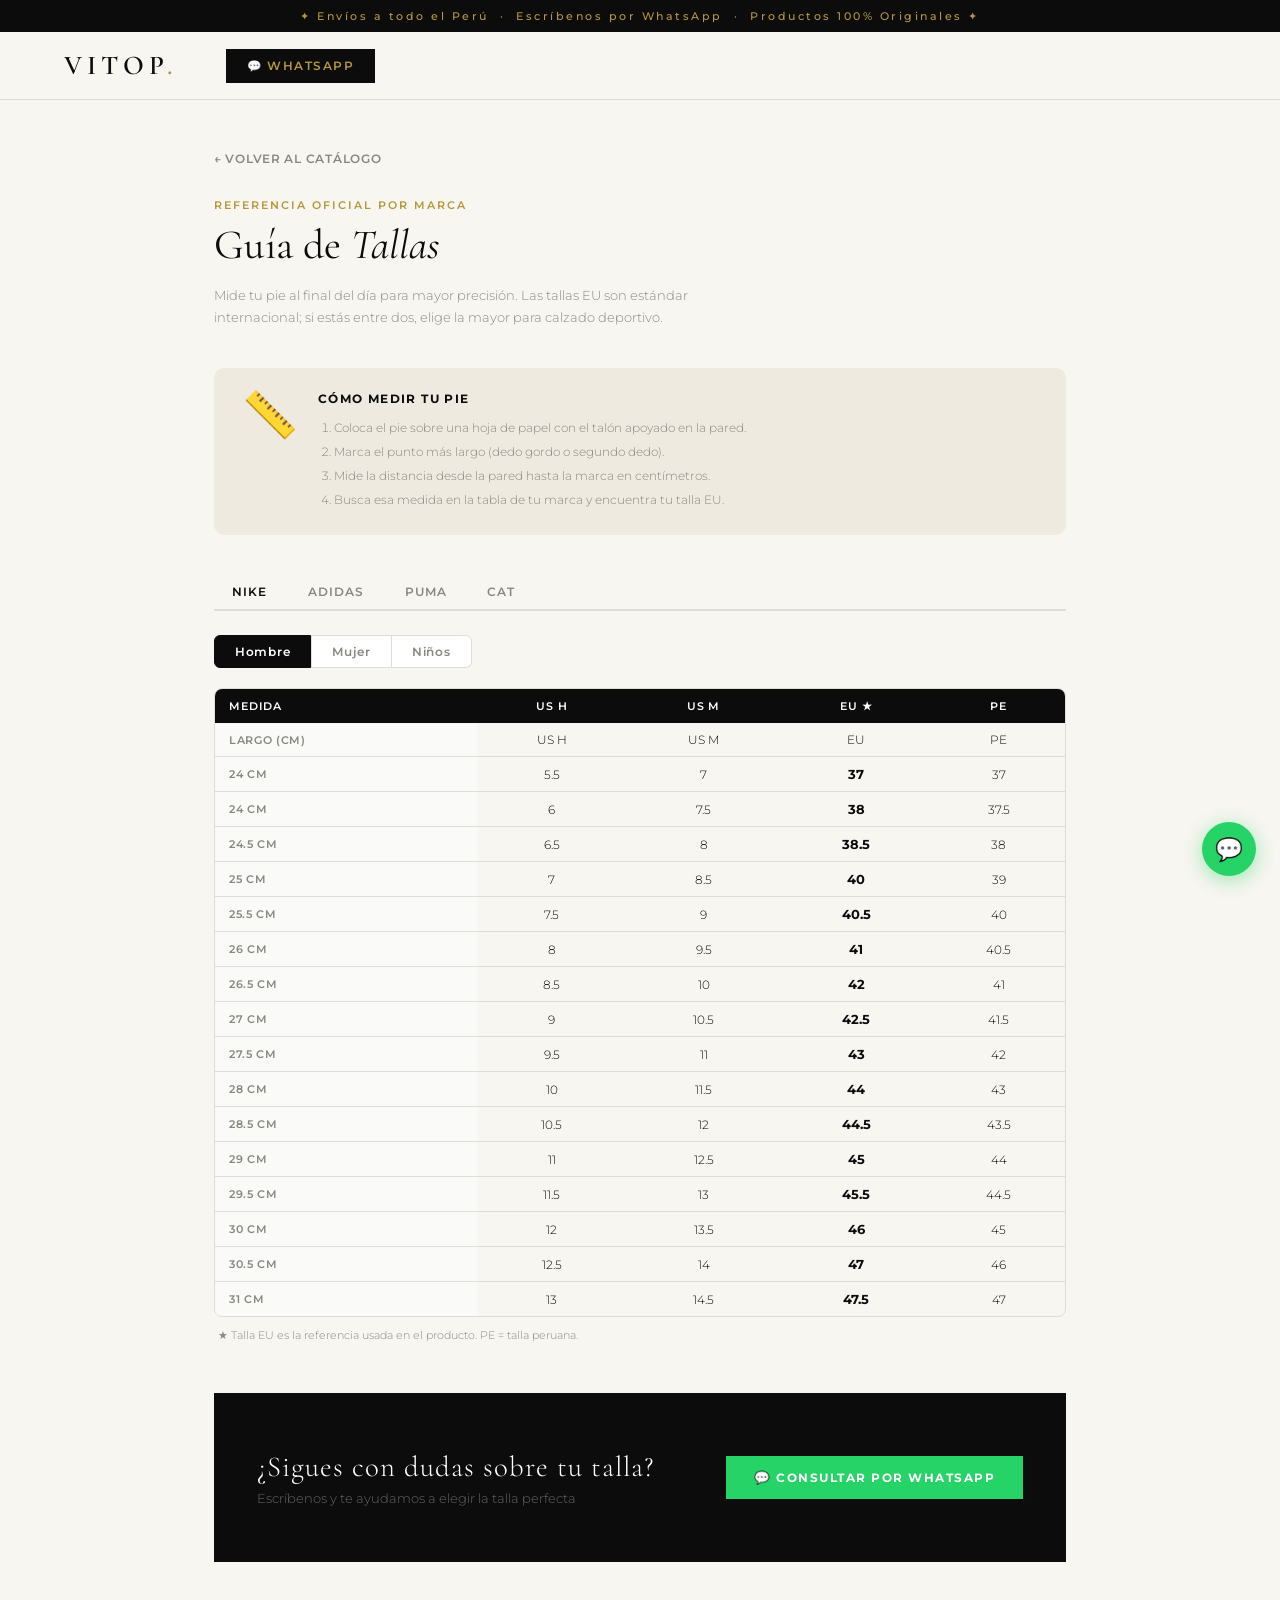
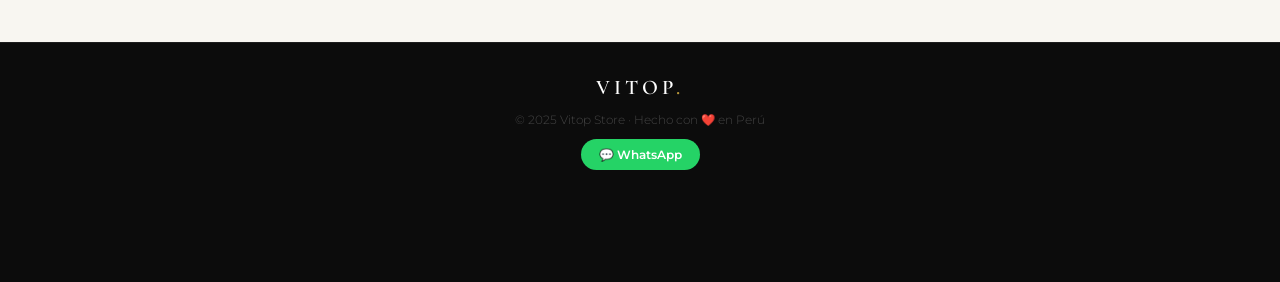
<file: guia-tallas.html>
<!DOCTYPE html>
<html lang="es">
<head>
  <meta charset="UTF-8">
  <meta name="viewport" content="width=device-width, initial-scale=1.0">
  <title>Guía de Tallas — VITOP STORE</title>
  <link href="https://fonts.googleapis.com/css2?family=Cormorant+Garamond:wght@300;400;600&family=Montserrat:wght@300;400;500;600;700&display=swap" rel="stylesheet">
  <link rel="stylesheet" href="styles.css">
  <style>
    /* ── GUÍA DE TALLAS ─────────────────────────── */
    .guia-wrap {
      max-width: 900px;
      margin: 0 auto;
      padding: 48px 24px 80px;
    }

    .guia-header {
      margin-bottom: 40px;
    }

    .guia-eyebrow {
      font-family: 'Montserrat', sans-serif;
      font-size: .7rem;
      font-weight: 600;
      letter-spacing: .18em;
      text-transform: uppercase;
      color: var(--gold);
      margin-bottom: 10px;
    }

    .guia-titulo {
      font-family: 'Cormorant Garamond', serif;
      font-size: 2.6rem;
      font-weight: 400;
      color: var(--black);
      line-height: 1.15;
      margin-bottom: 14px;
    }

    .guia-desc {
      font-family: 'Montserrat', sans-serif;
      font-size: .82rem;
      color: var(--muted);
      line-height: 1.7;
      max-width: 540px;
    }

    /* ── CÓMO MEDIR ─────────────────────────────── */
    .como-medir {
      background: var(--light);
      border-radius: 10px;
      padding: 24px 28px;
      margin-bottom: 40px;
      display: grid;
      grid-template-columns: auto 1fr;
      gap: 20px;
      align-items: start;
    }

    .medir-icono {
      font-size: 2.8rem;
      line-height: 1;
    }

    .medir-titulo {
      font-family: 'Montserrat', sans-serif;
      font-size: .72rem;
      font-weight: 700;
      letter-spacing: .12em;
      text-transform: uppercase;
      color: var(--black);
      margin-bottom: 10px;
    }

    .medir-pasos {
      font-family: 'Montserrat', sans-serif;
      font-size: .78rem;
      color: var(--muted);
      line-height: 1.9;
      padding-left: 16px;
      margin: 0;
    }

    /* ── TABS MARCA ─────────────────────────────── */
    .tabs-marca {
      display: flex;
      gap: 4px;
      margin-bottom: 0;
      border-bottom: 2px solid var(--border);
      overflow-x: auto;
      scrollbar-width: none;
    }
    .tabs-marca::-webkit-scrollbar { display: none; }

    .tab-marca {
      font-family: 'Montserrat', sans-serif;
      font-size: .72rem;
      font-weight: 600;
      letter-spacing: .1em;
      text-transform: uppercase;
      color: var(--muted);
      padding: 10px 18px;
      border: none;
      background: none;
      cursor: pointer;
      border-bottom: 2px solid transparent;
      margin-bottom: -2px;
      white-space: nowrap;
      transition: color .2s;
    }

    .tab-marca.active {
      color: var(--black);
      border-bottom-color: var(--black);
    }

    .tab-marca:hover { color: var(--black); }

    /* ── TABS GÉNERO ────────────────────────────── */
    .tabs-genero {
      display: flex;
      gap: 0;
      margin: 24px 0 20px;
    }

    .tab-genero {
      font-family: 'Montserrat', sans-serif;
      font-size: .75rem;
      font-weight: 600;
      letter-spacing: .06em;
      color: var(--muted);
      padding: 8px 20px;
      border: 1.5px solid var(--border);
      background: var(--white);
      cursor: pointer;
      transition: all .18s;
    }

    .tab-genero:first-child { border-radius: 6px 0 0 6px; }
    .tab-genero:last-child  { border-radius: 0 6px 6px 0; border-left: none; }

    .tab-genero.active {
      background: var(--black);
      border-color: var(--black);
      color: var(--white);
    }

    /* ── TABLA ──────────────────────────────────── */
    .tabla-wrap {
      overflow-x: auto;
      border-radius: 8px;
      border: 1px solid var(--border);
    }

    table.talla-table {
      width: 100%;
      border-collapse: collapse;
      font-family: 'Montserrat', sans-serif;
      font-size: .76rem;
      min-width: 500px;
    }

    .talla-table thead tr {
      background: var(--black);
      color: var(--white);
    }

    .talla-table th {
      padding: 10px 14px;
      text-align: center;
      font-weight: 600;
      letter-spacing: .08em;
      font-size: .68rem;
      text-transform: uppercase;
      white-space: nowrap;
    }

    .talla-table th:first-child { text-align: left; }

    .talla-table td {
      padding: 9px 14px;
      text-align: center;
      border-bottom: 1px solid var(--border);
      color: var(--black);
      white-space: nowrap;
    }

    .talla-table td:first-child {
      text-align: left;
      font-weight: 600;
      color: var(--muted);
      font-size: .7rem;
      letter-spacing: .06em;
      text-transform: uppercase;
      background: #fafaf8;
    }

    .talla-table tr:last-child td { border-bottom: none; }
    .talla-table tr:hover td { background: #f4f1ea; }
    .talla-table tr:hover td:first-child { background: #eeeae0; }

    /* Destacar EU */
    .talla-table td.eu-col {
      font-weight: 700;
      font-size: .82rem;
    }

    /* Panel de marca */
    .panel-marca { display: none; }
    .panel-marca.active { display: block; }
    .panel-genero { display: none; }
    .panel-genero.active { display: block; }

    /* Nota al pie de tabla */
    .tabla-nota {
      font-family: 'Montserrat', sans-serif;
      font-size: .68rem;
      color: var(--muted);
      margin-top: 10px;
      padding: 0 4px;
      line-height: 1.6;
    }

    /* Subtítulo de sección (niños) */
    .subtitulo-seccion {
      font-family: 'Montserrat', sans-serif;
      font-size: .7rem;
      font-weight: 700;
      letter-spacing: .1em;
      text-transform: uppercase;
      color: var(--gold);
      margin: 28px 0 12px;
    }

    /* Volver */
    .guia-volver {
      display: inline-flex;
      align-items: center;
      gap: 6px;
      font-family: 'Montserrat', sans-serif;
      font-size: .75rem;
      font-weight: 600;
      letter-spacing: .06em;
      text-transform: uppercase;
      color: var(--muted);
      text-decoration: none;
      margin-bottom: 32px;
      transition: color .2s;
    }
    .guia-volver:hover { color: var(--gold); }

    @media (max-width: 600px) {
      .guia-titulo { font-size: 2rem; }
      .como-medir { grid-template-columns: 1fr; gap: 12px; }
      .tabs-marca { gap: 2px; }
      .tab-marca { padding: 8px 12px; }
    }
  </style>
</head>
<body>

<div class="top-bar">
  ✦ Envíos a todo el Perú &nbsp;·&nbsp; Escríbenos por WhatsApp &nbsp;·&nbsp; Productos 100% Originales ✦
</div>

<nav>
  <div class="nav-logo">VITOP<span>.</span></div>
  <div></div>
  <a href="https://wa.me/51961836500" class="nav-wa" target="_blank">💬 WhatsApp</a>
</nav>

<div class="guia-wrap">

  <a href="index.html" class="guia-volver">← Volver al catálogo</a>

  <div class="guia-header">
    <div class="guia-eyebrow">Referencia oficial por marca</div>
    <h1 class="guia-titulo">Guía de <em>Tallas</em></h1>
    <p class="guia-desc">Mide tu pie al final del día para mayor precisión. Las tallas EU son estándar internacional; si estás entre dos, elige la mayor para calzado deportivo.</p>
  </div>

  <!-- CÓMO MEDIR -->
  <div class="como-medir">
    <div class="medir-icono">📏</div>
    <div>
      <div class="medir-titulo">Cómo medir tu pie</div>
      <ol class="medir-pasos">
        <li>Coloca el pie sobre una hoja de papel con el talón apoyado en la pared.</li>
        <li>Marca el punto más largo (dedo gordo o segundo dedo).</li>
        <li>Mide la distancia desde la pared hasta la marca en centímetros.</li>
        <li>Busca esa medida en la tabla de tu marca y encuentra tu talla EU.</li>
      </ol>
    </div>
  </div>

  <!-- TABS MARCA -->
  <div class="tabs-marca" id="tabsMarca">
    <button class="tab-marca active" onclick="cambiarMarca('nike', this)">Nike</button>
    <button class="tab-marca" onclick="cambiarMarca('adidas', this)">Adidas</button>
    <button class="tab-marca" onclick="cambiarMarca('puma', this)">Puma</button>
    <button class="tab-marca" onclick="cambiarMarca('cat', this)">CAT</button>
  </div>

  <!-- ═══════════════ NIKE ═══════════════ -->
  <div class="panel-marca active" id="panel-nike">
    <div class="tabs-genero">
      <button class="tab-genero active" onclick="cambiarGenero('nike','hombre',this)">Hombre</button>
      <button class="tab-genero" onclick="cambiarGenero('nike','mujer',this)">Mujer</button>
      <button class="tab-genero" onclick="cambiarGenero('nike','ninos',this)">Niños</button>
    </div>

    <!-- Nike Hombre -->
    <div class="panel-genero active" id="nike-hombre">
      <div class="tabla-wrap">
        <table class="talla-table">
          <thead><tr>
            <th>Medida</th><th>US H</th><th>US M</th><th class="eu-col">EU ★</th><th>PE</th>
          </tr></thead>
          <tbody>
            <tr><td>Largo (cm)</td><td>US H</td><td>US M</td><td>EU</td><td>PE</td></tr>
            <tr><td>24 cm</td><td>5.5</td><td>7</td><td class="eu-col">37</td><td>37</td></tr>
            <tr><td>24 cm</td><td>6</td><td>7.5</td><td class="eu-col">38</td><td>37.5</td></tr>
            <tr><td>24.5 cm</td><td>6.5</td><td>8</td><td class="eu-col">38.5</td><td>38</td></tr>
            <tr><td>25 cm</td><td>7</td><td>8.5</td><td class="eu-col">40</td><td>39</td></tr>
            <tr><td>25.5 cm</td><td>7.5</td><td>9</td><td class="eu-col">40.5</td><td>40</td></tr>
            <tr><td>26 cm</td><td>8</td><td>9.5</td><td class="eu-col">41</td><td>40.5</td></tr>
            <tr><td>26.5 cm</td><td>8.5</td><td>10</td><td class="eu-col">42</td><td>41</td></tr>
            <tr><td>27 cm</td><td>9</td><td>10.5</td><td class="eu-col">42.5</td><td>41.5</td></tr>
            <tr><td>27.5 cm</td><td>9.5</td><td>11</td><td class="eu-col">43</td><td>42</td></tr>
            <tr><td>28 cm</td><td>10</td><td>11.5</td><td class="eu-col">44</td><td>43</td></tr>
            <tr><td>28.5 cm</td><td>10.5</td><td>12</td><td class="eu-col">44.5</td><td>43.5</td></tr>
            <tr><td>29 cm</td><td>11</td><td>12.5</td><td class="eu-col">45</td><td>44</td></tr>
            <tr><td>29.5 cm</td><td>11.5</td><td>13</td><td class="eu-col">45.5</td><td>44.5</td></tr>
            <tr><td>30 cm</td><td>12</td><td>13.5</td><td class="eu-col">46</td><td>45</td></tr>
            <tr><td>30.5 cm</td><td>12.5</td><td>14</td><td class="eu-col">47</td><td>46</td></tr>
            <tr><td>31 cm</td><td>13</td><td>14.5</td><td class="eu-col">47.5</td><td>47</td></tr>
          </tbody>
        </table>
      </div>
      <p class="tabla-nota">★ Talla EU es la referencia usada en el producto. PE = talla peruana.</p>
    </div>

    <!-- Nike Mujer -->
    <div class="panel-genero" id="nike-mujer">
      <div class="tabla-wrap">
        <table class="talla-table">
          <thead><tr>
            <th>Medida</th><th>US M</th><th class="eu-col">EU ★</th><th>PE</th>
          </tr></thead>
          <tbody>
            <tr><td>22 cm</td><td>5</td><td class="eu-col">35</td><td>35</td></tr>
            <tr><td>22.5 cm</td><td>5.5</td><td class="eu-col">35.5</td><td>35.5</td></tr>
            <tr><td>23 cm</td><td>6</td><td class="eu-col">36</td><td>36</td></tr>
            <tr><td>23.5 cm</td><td>6.5</td><td class="eu-col">36.5</td><td>36.5</td></tr>
            <tr><td>24 cm</td><td>7</td><td class="eu-col">37</td><td>37</td></tr>
            <tr><td>24.5 cm</td><td>7.5</td><td class="eu-col">37.5</td><td>37.5</td></tr>
            <tr><td>25 cm</td><td>8</td><td class="eu-col">38</td><td>38</td></tr>
            <tr><td>25.5 cm</td><td>8.5</td><td class="eu-col">38.5</td><td>38.5</td></tr>
            <tr><td>26 cm</td><td>9</td><td class="eu-col">39</td><td>39</td></tr>
            <tr><td>26.5 cm</td><td>9.5</td><td class="eu-col">39.5</td><td>39.5</td></tr>
            <tr><td>27 cm</td><td>10</td><td class="eu-col">40</td><td>40</td></tr>
          </tbody>
        </table>
      </div>
      <p class="tabla-nota">★ Talla EU es la referencia usada en el producto.</p>
    </div>

    <!-- Nike Niños -->
    <div class="panel-genero" id="nike-ninos">
      <div class="subtitulo-seccion">Bebé e infantil (0–4 años)</div>
      <div class="tabla-wrap">
        <table class="talla-table">
          <thead><tr><th>Largo</th><th>US</th><th class="eu-col">EU ★</th><th>PE</th></tr></thead>
          <tbody>
            <tr><td>11 cm</td><td>5C</td><td class="eu-col">21</td><td>17</td></tr>
            <tr><td>12 cm</td><td>6C</td><td class="eu-col">22</td><td>18</td></tr>
            <tr><td>13 cm</td><td>7C</td><td class="eu-col">23.5</td><td>19</td></tr>
            <tr><td>14 cm</td><td>8C</td><td class="eu-col">25</td><td>20</td></tr>
            <tr><td>15 cm</td><td>9C</td><td class="eu-col">26</td><td>21</td></tr>
          </tbody>
        </table>
      </div>

      <div class="subtitulo-seccion">Niños grandes (8–16 años)</div>
      <div class="tabla-wrap">
        <table class="talla-table">
          <thead><tr><th>Largo</th><th>US</th><th class="eu-col">EU ★</th><th>PE</th></tr></thead>
          <tbody>
            <tr><td>20 cm</td><td>1Y</td><td class="eu-col">32</td><td>28</td></tr>
            <tr><td>21 cm</td><td>2Y</td><td class="eu-col">33.5</td><td>29</td></tr>
            <tr><td>22 cm</td><td>3Y</td><td class="eu-col">35</td><td>30</td></tr>
            <tr><td>22.5 cm</td><td>3.5Y</td><td class="eu-col">35.5</td><td>31</td></tr>
            <tr><td>23 cm</td><td>4Y</td><td class="eu-col">36</td><td>32</td></tr>
            <tr><td>23.5 cm</td><td>4.5Y</td><td class="eu-col">36.5</td><td>33</td></tr>
            <tr><td>24 cm</td><td>5Y</td><td class="eu-col">37.5</td><td>34</td></tr>
            <tr><td>24 cm</td><td>5.5Y</td><td class="eu-col">38</td><td>35</td></tr>
            <tr><td>24 cm</td><td>6Y</td><td class="eu-col">38.5</td><td>36</td></tr>
          </tbody>
        </table>
      </div>
    </div>
  </div>

  <!-- ═══════════════ ADIDAS ═══════════════ -->
  <div class="panel-marca" id="panel-adidas">
    <div class="tabs-genero">
      <button class="tab-genero active" onclick="cambiarGenero('adidas','hombre',this)">Hombre / Unisex</button>
      <button class="tab-genero" onclick="cambiarGenero('adidas','mujer',this)">Mujer</button>
      <button class="tab-genero" onclick="cambiarGenero('adidas','ninos',this)">Niños</button>
    </div>

    <!-- Adidas Hombre -->
    <div class="panel-genero active" id="adidas-hombre">
      <div class="tabla-wrap">
        <table class="talla-table">
          <thead><tr><th>Punta-talón</th><th>US H</th><th>US M</th><th class="eu-col">EU ★</th><th>UK</th></tr></thead>
          <tbody>
            <tr><td>22.9 cm</td><td>5</td><td>6</td><td class="eu-col">37⅓</td><td>4.5</td></tr>
            <tr><td>23.3 cm</td><td>5.5</td><td>6.5</td><td class="eu-col">38</td><td>5</td></tr>
            <tr><td>23.8 cm</td><td>6</td><td>7</td><td class="eu-col">38⅔</td><td>5.5</td></tr>
            <tr><td>24.2 cm</td><td>6.5</td><td>7.5</td><td class="eu-col">39⅓</td><td>6</td></tr>
            <tr><td>24.6 cm</td><td>7</td><td>8</td><td class="eu-col">40</td><td>6.5</td></tr>
            <tr><td>25 cm</td><td>7.5</td><td>8.5</td><td class="eu-col">40⅔</td><td>7</td></tr>
            <tr><td>25.5 cm</td><td>8</td><td>9</td><td class="eu-col">41⅓</td><td>7.5</td></tr>
            <tr><td>25.9 cm</td><td>8.5</td><td>9.5</td><td class="eu-col">42</td><td>8</td></tr>
            <tr><td>26.3 cm</td><td>9</td><td>10</td><td class="eu-col">42⅔</td><td>8.5</td></tr>
            <tr><td>26.7 cm</td><td>9.5</td><td>10.5</td><td class="eu-col">43⅓</td><td>9</td></tr>
            <tr><td>27.1 cm</td><td>10</td><td>11</td><td class="eu-col">44</td><td>9.5</td></tr>
            <tr><td>27.6 cm</td><td>10.5</td><td>11.5</td><td class="eu-col">44⅔</td><td>10</td></tr>
            <tr><td>28 cm</td><td>11</td><td>12</td><td class="eu-col">45⅓</td><td>10.5</td></tr>
            <tr><td>28.4 cm</td><td>11.5</td><td>12.5</td><td class="eu-col">46</td><td>11</td></tr>
            <tr><td>28.8 cm</td><td>12</td><td>13</td><td class="eu-col">46⅔</td><td>11.5</td></tr>
            <tr><td>29.3 cm</td><td>12.5</td><td>13.5</td><td class="eu-col">47⅓</td><td>12</td></tr>
            <tr><td>29.7 cm</td><td>13</td><td>14</td><td class="eu-col">48</td><td>12.5</td></tr>
          </tbody>
        </table>
      </div>
      <p class="tabla-nota">El calzado Unisex Adidas usa tallas de hombre. Si usas tallas de mujer, pide una talla menos.</p>
    </div>

    <!-- Adidas Mujer -->
    <div class="panel-genero" id="adidas-mujer">
      <div class="tabla-wrap">
        <table class="talla-table">
          <thead><tr><th>Punta-talón</th><th>US M</th><th class="eu-col">EU ★</th><th>UK</th></tr></thead>
          <tbody>
            <tr><td>22.1 cm</td><td>5</td><td class="eu-col">36</td><td>3.5</td></tr>
            <tr><td>22.5 cm</td><td>5.5</td><td class="eu-col">36⅔</td><td>4</td></tr>
            <tr><td>22.9 cm</td><td>6</td><td class="eu-col">37⅓</td><td>4.5</td></tr>
            <tr><td>23.3 cm</td><td>6.5</td><td class="eu-col">38</td><td>5</td></tr>
            <tr><td>23.8 cm</td><td>7</td><td class="eu-col">38⅔</td><td>5.5</td></tr>
            <tr><td>24.2 cm</td><td>7.5</td><td class="eu-col">39⅓</td><td>6</td></tr>
            <tr><td>24.6 cm</td><td>8</td><td class="eu-col">40</td><td>6.5</td></tr>
            <tr><td>25 cm</td><td>8.5</td><td class="eu-col">40⅔</td><td>7</td></tr>
            <tr><td>25.5 cm</td><td>9</td><td class="eu-col">41⅓</td><td>7.5</td></tr>
            <tr><td>25.9 cm</td><td>9.5</td><td class="eu-col">42</td><td>8</td></tr>
            <tr><td>26.3 cm</td><td>10</td><td class="eu-col">42⅔</td><td>8.5</td></tr>
            <tr><td>26.7 cm</td><td>10.5</td><td class="eu-col">43⅓</td><td>9</td></tr>
            <tr><td>27.1 cm</td><td>11</td><td class="eu-col">44</td><td>9.5</td></tr>
          </tbody>
        </table>
      </div>
    </div>

    <!-- Adidas Niños -->
    <div class="panel-genero" id="adidas-ninos">
      <div class="subtitulo-seccion">Jóvenes / Adolescentes (8–16 años)</div>
      <div class="tabla-wrap">
        <table class="talla-table">
          <thead><tr><th>Punta-talón</th><th>US</th><th class="eu-col">EU ★</th><th>UK</th></tr></thead>
          <tbody>
            <tr><td>21.6 cm</td><td>3</td><td class="eu-col">35.5</td><td>3</td></tr>
            <tr><td>22.1 cm</td><td>3.5</td><td class="eu-col">36</td><td>3.5</td></tr>
            <tr><td>22.5 cm</td><td>4</td><td class="eu-col">36⅔</td><td>4</td></tr>
            <tr><td>22.9 cm</td><td>4.5</td><td class="eu-col">37⅓</td><td>4.5</td></tr>
            <tr><td>23.3 cm</td><td>5</td><td class="eu-col">38</td><td>5</td></tr>
            <tr><td>23.8 cm</td><td>5.5</td><td class="eu-col">38⅔</td><td>5.5</td></tr>
            <tr><td>24.2 cm</td><td>6</td><td class="eu-col">39⅓</td><td>6</td></tr>
            <tr><td>24.6 cm</td><td>6.5</td><td class="eu-col">40</td><td>6.5</td></tr>
            <tr><td>25 cm</td><td>7</td><td class="eu-col">40⅔</td><td>7</td></tr>
          </tbody>
        </table>
      </div>
    </div>
  </div>

  <!-- ═══════════════ PUMA ═══════════════ -->
  <div class="panel-marca" id="panel-puma">
    <div class="tabs-genero">
      <button class="tab-genero active" onclick="cambiarGenero('puma','hombre',this)">Hombre / Unisex</button>
      <button class="tab-genero" onclick="cambiarGenero('puma','mujer',this)">Mujer</button>
    </div>

    <!-- Puma Hombre/Unisex -->
    <div class="panel-genero active" id="puma-hombre">
      <div class="tabla-wrap">
        <table class="talla-table">
          <thead><tr><th>Largo (cm)</th><th>US</th><th class="eu-col">EU ★</th></tr></thead>
          <tbody>
            <tr><td>22 cm</td><td>4</td><td class="eu-col">36</td></tr>
            <tr><td>22.5 cm</td><td>4.5</td><td class="eu-col">36.5</td></tr>
            <tr><td>23 cm</td><td>5</td><td class="eu-col">37</td></tr>
            <tr><td>23.5 cm</td><td>5.5</td><td class="eu-col">37.5</td></tr>
            <tr><td>24 cm</td><td>6</td><td class="eu-col">38</td></tr>
            <tr><td>24.5 cm</td><td>6.5</td><td class="eu-col">38.5</td></tr>
            <tr><td>25 cm</td><td>7</td><td class="eu-col">39</td></tr>
            <tr><td>25.5 cm</td><td>7.5</td><td class="eu-col">40</td></tr>
            <tr><td>26 cm</td><td>8</td><td class="eu-col">40.5</td></tr>
            <tr><td>26.5 cm</td><td>8.5</td><td class="eu-col">41</td></tr>
            <tr><td>27 cm</td><td>9</td><td class="eu-col">42</td></tr>
            <tr><td>27.5 cm</td><td>9.5</td><td class="eu-col">42.5</td></tr>
            <tr><td>28 cm</td><td>10</td><td class="eu-col">43</td></tr>
            <tr><td>28.5 cm</td><td>10.5</td><td class="eu-col">44</td></tr>
            <tr><td>29 cm</td><td>11</td><td class="eu-col">44.5</td></tr>
            <tr><td>29.5 cm</td><td>11.5</td><td class="eu-col">45</td></tr>
            <tr><td>30 cm</td><td>12</td><td class="eu-col">46</td></tr>
          </tbody>
        </table>
      </div>
      <p class="tabla-nota">Calzado Unisex Puma: usa la tabla de hombre. Para mujer, elige una talla menos que tu talla habitual.</p>
    </div>

    <!-- Puma Mujer -->
    <div class="panel-genero" id="puma-mujer">
      <div class="tabla-wrap">
        <table class="talla-table">
          <thead><tr><th>Largo (cm)</th><th>US</th><th class="eu-col">EU ★</th></tr></thead>
          <tbody>
            <tr><td>22 cm</td><td>5</td><td class="eu-col">36</td></tr>
            <tr><td>22.5 cm</td><td>5.5</td><td class="eu-col">36.5</td></tr>
            <tr><td>23 cm</td><td>6</td><td class="eu-col">37</td></tr>
            <tr><td>23.5 cm</td><td>6.5</td><td class="eu-col">37.5</td></tr>
            <tr><td>24 cm</td><td>7</td><td class="eu-col">38</td></tr>
            <tr><td>24.5 cm</td><td>7.5</td><td class="eu-col">38.5</td></tr>
            <tr><td>25 cm</td><td>8</td><td class="eu-col">39</td></tr>
            <tr><td>25.5 cm</td><td>8.5</td><td class="eu-col">39.5</td></tr>
            <tr><td>26 cm</td><td>9</td><td class="eu-col">40</td></tr>
          </tbody>
        </table>
      </div>
    </div>
  </div>

  <!-- ═══════════════ CAT ═══════════════ -->
  <div class="panel-marca" id="panel-cat">
    <div class="tabs-genero">
      <button class="tab-genero active" onclick="cambiarGenero('cat','hombre',this)">Hombre</button>
      <button class="tab-genero" onclick="cambiarGenero('cat','mujer',this)">Mujer</button>
    </div>

    <!-- CAT Hombre -->
    <div class="panel-genero active" id="cat-hombre">
      <div class="tabla-wrap">
        <table class="talla-table">
          <thead><tr><th>Largo (cm)</th><th>US</th><th class="eu-col">EU ★</th><th>UK</th></tr></thead>
          <tbody>
            <tr><td>25 cm</td><td>7</td><td class="eu-col">40</td><td>6</td></tr>
            <tr><td>25.5 cm</td><td>7.5</td><td class="eu-col">40.5</td><td>6.5</td></tr>
            <tr><td>26 cm</td><td>8</td><td class="eu-col">41</td><td>7</td></tr>
            <tr><td>26.5 cm</td><td>8.5</td><td class="eu-col">41.5</td><td>7.5</td></tr>
            <tr><td>27 cm</td><td>9</td><td class="eu-col">42</td><td>8</td></tr>
            <tr><td>27.5 cm</td><td>9.5</td><td class="eu-col">42.5</td><td>8.5</td></tr>
            <tr><td>28 cm</td><td>10</td><td class="eu-col">43</td><td>9</td></tr>
            <tr><td>28.5 cm</td><td>10.5</td><td class="eu-col">43.5</td><td>9.5</td></tr>
            <tr><td>29 cm</td><td>11</td><td class="eu-col">44</td><td>10</td></tr>
            <tr><td>29.5 cm</td><td>11.5</td><td class="eu-col">44.5</td><td>10.5</td></tr>
            <tr><td>30 cm</td><td>12</td><td class="eu-col">45</td><td>11</td></tr>
          </tbody>
        </table>
      </div>
    </div>

    <!-- CAT Mujer -->
    <div class="panel-genero" id="cat-mujer">
      <div class="tabla-wrap">
        <table class="talla-table">
          <thead><tr><th>Largo (cm)</th><th>US</th><th class="eu-col">EU ★</th></tr></thead>
          <tbody>
            <tr><td>22 cm</td><td>5</td><td class="eu-col">36</td></tr>
            <tr><td>22.5 cm</td><td>5.5</td><td class="eu-col">36.5</td></tr>
            <tr><td>23 cm</td><td>6</td><td class="eu-col">37</td></tr>
            <tr><td>23.5 cm</td><td>6.5</td><td class="eu-col">37.5</td></tr>
            <tr><td>24 cm</td><td>7</td><td class="eu-col">38</td></tr>
            <tr><td>24.5 cm</td><td>7.5</td><td class="eu-col">38.5</td></tr>
            <tr><td>25 cm</td><td>8</td><td class="eu-col">39</td></tr>
            <tr><td>25.5 cm</td><td>8.5</td><td class="eu-col">39.5</td></tr>
            <tr><td>26 cm</td><td>9</td><td class="eu-col">40</td></tr>
          </tbody>
        </table>
      </div>
    </div>
  </div>

  <!-- WA BANNER -->
  <div class="banner-wa" style="margin-top:48px">
    <div>
      <h3>¿Sigues con dudas sobre tu talla?</h3>
      <p>Escríbenos y te ayudamos a elegir la talla perfecta</p>
    </div>
    <a href="https://wa.me/51961836500?text=Hola%20Vitop!%20Necesito%20ayuda%20con%20mi%20talla%20🛍️"
       class="btn-wa-banner" target="_blank">💬 Consultar por WhatsApp</a>
  </div>

</div><!-- /guia-wrap -->

<footer>
  <div class="footer-logo">VITOP<span>.</span></div>
  <p>© 2025 Vitop Store · Hecho con ❤️ en Perú</p>
  <a href="https://wa.me/51961836500" class="footer-wa" target="_blank">💬 WhatsApp</a>
</footer>

<a href="https://wa.me/51961836500?text=Hola%20Vitop%20Store!%20🛍️"
   class="wa-float" target="_blank">💬</a>

<script>
function cambiarMarca(marca, btn) {
  document.querySelectorAll('.tab-marca').forEach(t => t.classList.remove('active'));
  document.querySelectorAll('.panel-marca').forEach(p => p.classList.remove('active'));
  btn.classList.add('active');
  document.getElementById('panel-' + marca).classList.add('active');
}

function cambiarGenero(marca, genero, btn) {
  const panel = document.getElementById('panel-' + marca);
  panel.querySelectorAll('.tab-genero').forEach(t => t.classList.remove('active'));
  panel.querySelectorAll('.panel-genero').forEach(p => p.classList.remove('active'));
  btn.classList.add('active');
  document.getElementById(marca + '-' + genero).classList.add('active');
}
</script>
</body>
</html>
</file>
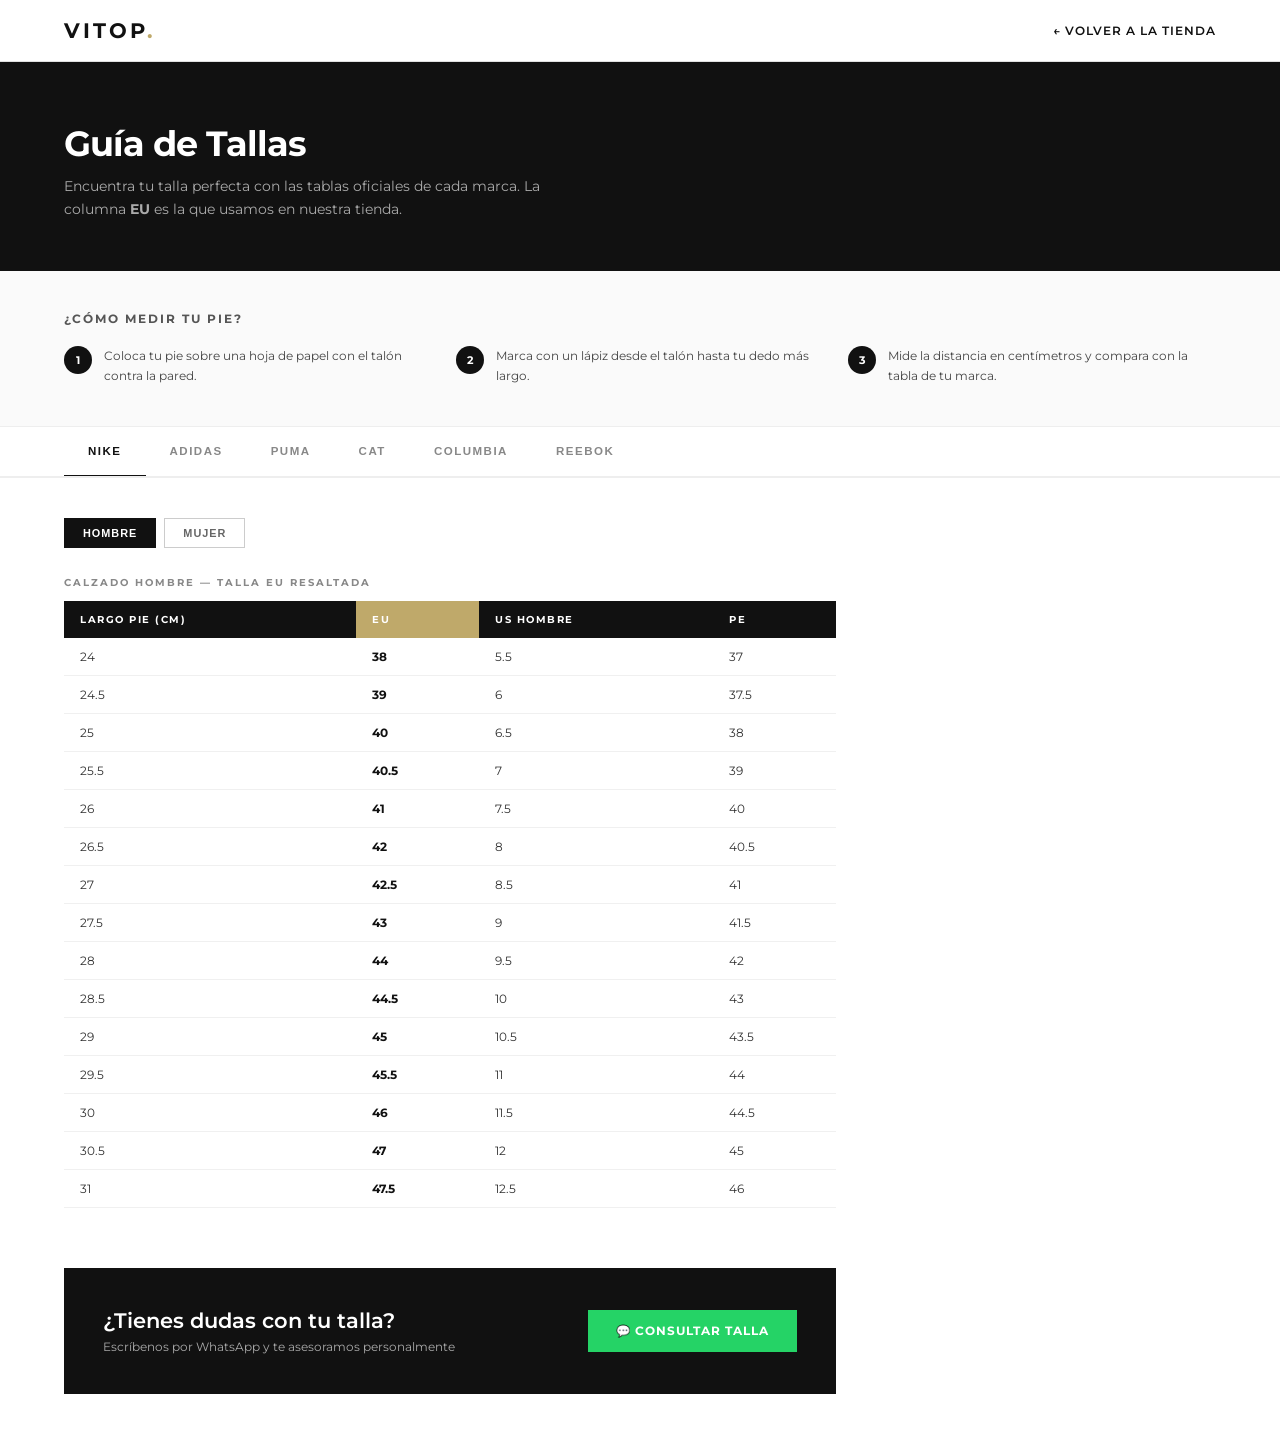
<file: guia-tallas/guia-tallas.html>
<!DOCTYPE html>
<html lang="es">
<head>
  <meta charset="UTF-8">
  <meta name="viewport" content="width=device-width, initial-scale=1.0">
  <title>Guía de Tallas — VITOP STORE</title>
  <link href="https://fonts.googleapis.com/css2?family=Montserrat:wght@300;400;500;600;700&display=swap" rel="stylesheet">
  <style>
    *, *::before, *::after { box-sizing: border-box; margin: 0; padding: 0; }
    body { font-family: 'Montserrat', sans-serif; background: #fff; color: #111; }

    /* NAV */
    .nav { display: flex; align-items: center; justify-content: space-between; padding: 18px 5%; border-bottom: 1px solid #e0e0e0; position: sticky; top: 0; background: #fff; z-index: 100; }
    .nav-logo { font-size: 1.3rem; font-weight: 700; letter-spacing: 3px; }
    .nav-logo span { color: #bfa96a; }
    .nav-back { font-size: 0.72rem; font-weight: 600; letter-spacing: 1px; text-transform: uppercase; text-decoration: none; color: #111; display: flex; align-items: center; gap: 6px; }
    .nav-back:hover { text-decoration: underline; }

    /* HERO */
    .hero { background: #111; color: #fff; padding: 60px 5% 50px; }
    .hero h1 { font-size: 2.2rem; font-weight: 700; letter-spacing: -1px; margin-bottom: 10px; }
    .hero p { font-size: 0.85rem; color: #aaa; max-width: 500px; line-height: 1.7; }

    /* HOW TO MEASURE */
    .measure { padding: 40px 5%; border-bottom: 1px solid #eee; background: #fafafa; }
    .measure h2 { font-size: 0.75rem; font-weight: 700; letter-spacing: 2px; text-transform: uppercase; margin-bottom: 20px; color: #555; }
    .steps { display: flex; gap: 24px; flex-wrap: wrap; }
    .step { flex: 1; min-width: 200px; display: flex; gap: 12px; align-items: flex-start; }
    .step-num { width: 28px; height: 28px; background: #111; color: #fff; border-radius: 50%; display: flex; align-items: center; justify-content: center; font-size: 0.7rem; font-weight: 700; flex-shrink: 0; }
    .step p { font-size: 0.78rem; color: #444; line-height: 1.6; }

    /* MARCA TABS */
    .tabs-wrap { padding: 0 5%; border-bottom: 2px solid #eee; display: flex; gap: 0; overflow-x: auto; }
    .tab-btn { padding: 18px 24px; font-size: 0.72rem; font-weight: 700; letter-spacing: 1.5px; text-transform: uppercase; border: none; background: none; cursor: pointer; color: #888; border-bottom: 3px solid transparent; margin-bottom: -2px; white-space: nowrap; transition: color .2s, border-color .2s; }
    .tab-btn:hover { color: #111; }
    .tab-btn.active { color: #111; border-bottom-color: #111; }

    /* CONTENIDO */
    .content { padding: 40px 5%; max-width: 900px; }
    .marca-section { display: none; }
    .marca-section.active { display: block; }

    /* SUBTABS género */
    .subtabs { display: flex; gap: 8px; margin-bottom: 28px; flex-wrap: wrap; }
    .subtab-btn { padding: 8px 18px; font-size: 0.68rem; font-weight: 600; letter-spacing: 1px; text-transform: uppercase; border: 1.5px solid #ccc; background: none; cursor: pointer; color: #666; transition: all .15s; }
    .subtab-btn:hover { border-color: #111; color: #111; }
    .subtab-btn.active { background: #111; color: #fff; border-color: #111; }

    .genero-section { display: none; }
    .genero-section.active { display: block; }

    /* TABLA */
    .tabla-wrap { overflow-x: auto; margin-bottom: 32px; }
    .tabla-titulo { font-size: 0.65rem; font-weight: 700; letter-spacing: 2px; text-transform: uppercase; color: #888; margin-bottom: 12px; }
    table { width: 100%; border-collapse: collapse; min-width: 360px; }
    thead tr { background: #111; }
    thead th { padding: 12px 16px; font-size: 0.65rem; font-weight: 700; letter-spacing: 1.5px; text-transform: uppercase; color: #fff; text-align: left; }
    thead th.highlight { background: #bfa96a; }
    tbody tr { border-bottom: 1px solid #f0f0f0; }
    tbody tr:hover { background: #f8f8f8; }
    tbody td { padding: 11px 16px; font-size: 0.78rem; color: #333; }
    tbody td.highlight { font-weight: 700; color: #111; }

    /* NOTA */
    .nota { background: #f5f5f5; padding: 16px 20px; font-size: 0.74rem; color: #555; line-height: 1.7; margin-bottom: 24px; border-left: 3px solid #bfa96a; }

    /* WA BANNER */
    .wa-banner { background: #111; color: #fff; padding: 40px 5%; display: flex; align-items: center; justify-content: space-between; gap: 20px; flex-wrap: wrap; margin-top: 60px; }
    .wa-banner h3 { font-size: 1.3rem; font-weight: 600; margin-bottom: 6px; }
    .wa-banner p { font-size: 0.78rem; color: #aaa; }
    .wa-btn { background: #25d366; color: #fff; padding: 14px 28px; text-decoration: none; font-size: 0.72rem; font-weight: 700; letter-spacing: 1px; text-transform: uppercase; display: flex; align-items: center; gap: 8px; white-space: nowrap; }
    .wa-btn:hover { opacity: .88; }
  </style>
</head>
<body>

<nav class="nav">
  <div class="nav-logo">VITOP<span>.</span></div>
  <a href="../index.html" class="nav-back">← Volver a la tienda</a>
</nav>

<div class="hero">
  <h1>Guía de Tallas</h1>
  <p>Encuentra tu talla perfecta con las tablas oficiales de cada marca. La columna <strong>EU</strong> es la que usamos en nuestra tienda.</p>
</div>

<div class="measure">
  <h2>¿Cómo medir tu pie?</h2>
  <div class="steps">
    <div class="step"><div class="step-num">1</div><p>Coloca tu pie sobre una hoja de papel con el talón contra la pared.</p></div>
    <div class="step"><div class="step-num">2</div><p>Marca con un lápiz desde el talón hasta tu dedo más largo.</p></div>
    <div class="step"><div class="step-num">3</div><p>Mide la distancia en centímetros y compara con la tabla de tu marca.</p></div>
  </div>
</div>

<!-- MARCA TABS -->
<div class="tabs-wrap">
  <button class="tab-btn active" onclick="mostrarMarca('nike', this)">Nike</button>
  <button class="tab-btn" onclick="mostrarMarca('adidas', this)">Adidas</button>
  <button class="tab-btn" onclick="mostrarMarca('puma', this)">Puma</button>
  <button class="tab-btn" onclick="mostrarMarca('cat', this)">CAT</button>
  <button class="tab-btn" onclick="mostrarMarca('columbia', this)">Columbia</button>
  <button class="tab-btn" onclick="mostrarMarca('reebok', this)">Reebok</button>
</div>

<div class="content">

  <!-- ══ NIKE ══ -->
  <div class="marca-section active" id="marca-nike">
    <div class="subtabs">
      <button class="subtab-btn active" onclick="mostrarGenero('nike','hombre',this)">Hombre</button>
      <button class="subtab-btn" onclick="mostrarGenero('nike','mujer',this)">Mujer</button>
    </div>
    <div class="genero-section active" id="nike-hombre">
      <p class="tabla-titulo">Calzado Hombre — Talla EU resaltada</p>
      <div class="tabla-wrap"><table>
        <thead><tr><th>Largo pie (cm)</th><th class="highlight">EU</th><th>US Hombre</th><th>PE</th></tr></thead>
        <tbody>
          <tr><td>24</td><td class="highlight">38</td><td>5.5</td><td>37</td></tr>
          <tr><td>24.5</td><td class="highlight">39</td><td>6</td><td>37.5</td></tr>
          <tr><td>25</td><td class="highlight">40</td><td>6.5</td><td>38</td></tr>
          <tr><td>25.5</td><td class="highlight">40.5</td><td>7</td><td>39</td></tr>
          <tr><td>26</td><td class="highlight">41</td><td>7.5</td><td>40</td></tr>
          <tr><td>26.5</td><td class="highlight">42</td><td>8</td><td>40.5</td></tr>
          <tr><td>27</td><td class="highlight">42.5</td><td>8.5</td><td>41</td></tr>
          <tr><td>27.5</td><td class="highlight">43</td><td>9</td><td>41.5</td></tr>
          <tr><td>28</td><td class="highlight">44</td><td>9.5</td><td>42</td></tr>
          <tr><td>28.5</td><td class="highlight">44.5</td><td>10</td><td>43</td></tr>
          <tr><td>29</td><td class="highlight">45</td><td>10.5</td><td>43.5</td></tr>
          <tr><td>29.5</td><td class="highlight">45.5</td><td>11</td><td>44</td></tr>
          <tr><td>30</td><td class="highlight">46</td><td>11.5</td><td>44.5</td></tr>
          <tr><td>30.5</td><td class="highlight">47</td><td>12</td><td>45</td></tr>
          <tr><td>31</td><td class="highlight">47.5</td><td>12.5</td><td>46</td></tr>
        </tbody>
      </table></div>
    </div>
    <div class="genero-section" id="nike-mujer">
      <p class="tabla-titulo">Calzado Mujer</p>
      <div class="tabla-wrap"><table>
        <thead><tr><th>Largo pie (cm)</th><th class="highlight">EU</th><th>US Mujer</th><th>PE</th></tr></thead>
        <tbody>
          <tr><td>22.5</td><td class="highlight">36</td><td>5.5</td><td>35.5</td></tr>
          <tr><td>23</td><td class="highlight">36.5</td><td>6</td><td>36</td></tr>
          <tr><td>23.5</td><td class="highlight">37</td><td>6.5</td><td>36.5</td></tr>
          <tr><td>24</td><td class="highlight">37.5</td><td>7</td><td>37</td></tr>
          <tr><td>24.5</td><td class="highlight">38</td><td>7.5</td><td>37.5</td></tr>
          <tr><td>25</td><td class="highlight">38.5</td><td>8</td><td>38</td></tr>
          <tr><td>25.5</td><td class="highlight">39</td><td>8.5</td><td>38.5</td></tr>
          <tr><td>26</td><td class="highlight">39.5</td><td>9</td><td>39</td></tr>
          <tr><td>26.5</td><td class="highlight">40</td><td>9.5</td><td>39.5</td></tr>
          <tr><td>27</td><td class="highlight">40.5</td><td>10</td><td>40</td></tr>
          <tr><td>27.5</td><td class="highlight">41</td><td>10.5</td><td>40.5</td></tr>
          <tr><td>28</td><td class="highlight">42</td><td>11</td><td>41</td></tr>
          <tr><td>28.5</td><td class="highlight">43</td><td>11.5</td><td>42</td></tr>
        </tbody>
      </table></div>
    </div>
  </div>

  <!-- ══ ADIDAS ══ -->
  <div class="marca-section" id="marca-adidas">
    <p class="nota">Adidas usa talla FR (Francesa) como EU. El calzado Unisex sigue la talla de hombre — si usas talla de mujer, pide media talla menos.</p>
    <div class="subtabs">
      <button class="subtab-btn active" onclick="mostrarGenero('adidas','hombre',this)">Hombre</button>
      <button class="subtab-btn" onclick="mostrarGenero('adidas','mujer',this)">Mujer</button>
    </div>
    <div class="genero-section active" id="adidas-hombre">
      <p class="tabla-titulo">Calzado Hombre</p>
      <div class="tabla-wrap"><table>
        <thead><tr><th>Largo pie (cm)</th><th class="highlight">EU (FR)</th><th>US Hombre</th><th>US Mujer</th></tr></thead>
        <tbody>
          <tr><td>22.1</td><td class="highlight">36</td><td>4</td><td>5</td></tr>
          <tr><td>22.5</td><td class="highlight">36 2/3</td><td>4.5</td><td>5.5</td></tr>
          <tr><td>22.9</td><td class="highlight">37 1/3</td><td>5</td><td>6</td></tr>
          <tr><td>23.3</td><td class="highlight">38</td><td>5.5</td><td>6.5</td></tr>
          <tr><td>23.8</td><td class="highlight">38 2/3</td><td>6</td><td>7</td></tr>
          <tr><td>24.2</td><td class="highlight">39 1/3</td><td>6.5</td><td>7.5</td></tr>
          <tr><td>24.6</td><td class="highlight">40</td><td>7</td><td>8</td></tr>
          <tr><td>25.0</td><td class="highlight">40 2/3</td><td>7.5</td><td>8.5</td></tr>
          <tr><td>25.5</td><td class="highlight">41 1/3</td><td>8</td><td>9</td></tr>
          <tr><td>25.9</td><td class="highlight">42</td><td>8.5</td><td>9.5</td></tr>
          <tr><td>26.3</td><td class="highlight">42 2/3</td><td>9</td><td>10</td></tr>
          <tr><td>26.7</td><td class="highlight">43 1/3</td><td>9.5</td><td>10.5</td></tr>
          <tr><td>27.1</td><td class="highlight">44</td><td>10</td><td>11</td></tr>
          <tr><td>27.6</td><td class="highlight">44 2/3</td><td>10.5</td><td>11.5</td></tr>
          <tr><td>28.0</td><td class="highlight">45 1/3</td><td>11</td><td>12</td></tr>
          <tr><td>28.4</td><td class="highlight">46</td><td>11.5</td><td>12.5</td></tr>
          <tr><td>28.8</td><td class="highlight">46 2/3</td><td>12</td><td>13</td></tr>
        </tbody>
      </table></div>
    </div>
    <div class="genero-section" id="adidas-mujer">
      <p class="tabla-titulo">Calzado Mujer</p>
      <div class="tabla-wrap"><table>
        <thead><tr><th>Largo pie (cm)</th><th class="highlight">EU (FR)</th><th>US Mujer</th><th>US Hombre</th></tr></thead>
        <tbody>
          <tr><td>22.1</td><td class="highlight">36</td><td>5</td><td>4</td></tr>
          <tr><td>22.5</td><td class="highlight">36 2/3</td><td>5.5</td><td>4.5</td></tr>
          <tr><td>22.9</td><td class="highlight">37 1/3</td><td>6</td><td>5</td></tr>
          <tr><td>23.3</td><td class="highlight">38</td><td>6.5</td><td>5.5</td></tr>
          <tr><td>23.8</td><td class="highlight">38 2/3</td><td>7</td><td>6</td></tr>
          <tr><td>24.2</td><td class="highlight">39 1/3</td><td>7.5</td><td>6.5</td></tr>
          <tr><td>24.6</td><td class="highlight">40</td><td>8</td><td>7</td></tr>
          <tr><td>25.0</td><td class="highlight">40 2/3</td><td>8.5</td><td>7.5</td></tr>
          <tr><td>25.5</td><td class="highlight">41 1/3</td><td>9</td><td>8</td></tr>
          <tr><td>25.9</td><td class="highlight">42</td><td>9.5</td><td>8.5</td></tr>
          <tr><td>26.3</td><td class="highlight">42 2/3</td><td>10</td><td>9</td></tr>
          <tr><td>26.7</td><td class="highlight">43 1/3</td><td>10.5</td><td>9.5</td></tr>
          <tr><td>27.1</td><td class="highlight">44</td><td>11</td><td>10</td></tr>
          <tr><td>27.6</td><td class="highlight">44 2/3</td><td>11.5</td><td>10.5</td></tr>
          <tr><td>28.0</td><td class="highlight">45 1/3</td><td>12</td><td>11</td></tr>
        </tbody>
      </table></div>
    </div>
  </div>

  <!-- ══ PUMA ══ -->
  <div class="marca-section" id="marca-puma">
    <div class="subtabs">
      <button class="subtab-btn active" onclick="mostrarGenero('puma','hombre',this)">Hombre</button>
      <button class="subtab-btn" onclick="mostrarGenero('puma','mujer',this)">Mujer</button>
    </div>
    <div class="genero-section active" id="puma-hombre">
      <p class="tabla-titulo">Calzado Hombre</p>
      <div class="tabla-wrap"><table>
        <thead><tr><th>Largo pie (cm)</th><th class="highlight">EU</th><th>US</th></tr></thead>
        <tbody>
          <tr><td>22</td><td class="highlight">36</td><td>4</td></tr>
          <tr><td>22.5</td><td class="highlight">36.5</td><td>4.5</td></tr>
          <tr><td>23</td><td class="highlight">37</td><td>5</td></tr>
          <tr><td>23.5</td><td class="highlight">37.5</td><td>5.5</td></tr>
          <tr><td>24</td><td class="highlight">38</td><td>6</td></tr>
          <tr><td>24.5</td><td class="highlight">38.5</td><td>6.5</td></tr>
          <tr><td>25</td><td class="highlight">39</td><td>7</td></tr>
          <tr><td>25.5</td><td class="highlight">40</td><td>7.5</td></tr>
          <tr><td>26</td><td class="highlight">40.5</td><td>8</td></tr>
          <tr><td>26.5</td><td class="highlight">41</td><td>8.5</td></tr>
          <tr><td>27</td><td class="highlight">42</td><td>9</td></tr>
          <tr><td>27.5</td><td class="highlight">42.5</td><td>9.5</td></tr>
          <tr><td>28</td><td class="highlight">43</td><td>10</td></tr>
          <tr><td>28.5</td><td class="highlight">44</td><td>10.5</td></tr>
          <tr><td>29</td><td class="highlight">44.5</td><td>11</td></tr>
          <tr><td>29.5</td><td class="highlight">45</td><td>11.5</td></tr>
          <tr><td>30</td><td class="highlight">46</td><td>12</td></tr>
          <tr><td>30.5</td><td class="highlight">46.5</td><td>12.5</td></tr>
          <tr><td>31</td><td class="highlight">47</td><td>13</td></tr>
        </tbody>
      </table></div>
    </div>
    <div class="genero-section" id="puma-mujer">
      <p class="tabla-titulo">Calzado Mujer</p>
      <div class="tabla-wrap"><table>
        <thead><tr><th>Largo pie (cm)</th><th class="highlight">EU</th><th>US</th></tr></thead>
        <tbody>
          <tr><td>20.5</td><td class="highlight">34</td><td>4</td></tr>
          <tr><td>21</td><td class="highlight">34.5</td><td>4.5</td></tr>
          <tr><td>21.5</td><td class="highlight">35</td><td>5</td></tr>
          <tr><td>22</td><td class="highlight">35.5</td><td>5.5</td></tr>
          <tr><td>22.5</td><td class="highlight">36</td><td>6</td></tr>
          <tr><td>23</td><td class="highlight">37</td><td>6.5</td></tr>
          <tr><td>23.5</td><td class="highlight">37.5</td><td>7</td></tr>
          <tr><td>24</td><td class="highlight">38</td><td>7.5</td></tr>
          <tr><td>24.5</td><td class="highlight">38.5</td><td>8</td></tr>
          <tr><td>25</td><td class="highlight">39</td><td>8.5</td></tr>
          <tr><td>25.5</td><td class="highlight">40</td><td>9</td></tr>
          <tr><td>26</td><td class="highlight">40.5</td><td>9.5</td></tr>
          <tr><td>26.5</td><td class="highlight">41</td><td>10</td></tr>
          <tr><td>27</td><td class="highlight">42</td><td>10.5</td></tr>
          <tr><td>27.5</td><td class="highlight">42.5</td><td>11</td></tr>
        </tbody>
      </table></div>
    </div>
  </div>

  <!-- ══ CAT ══ -->
  <div class="marca-section" id="marca-cat">
    <div class="subtabs">
      <button class="subtab-btn active" onclick="mostrarGenero('cat','hombre',this)">Hombre</button>
      <button class="subtab-btn" onclick="mostrarGenero('cat','mujer',this)">Mujer</button>
    </div>
    <div class="genero-section active" id="cat-hombre">
      <p class="tabla-titulo">Calzado Hombre — CAT Caterpillar</p>
      <div class="tabla-wrap"><table>
        <thead><tr><th>Largo pie (cm)</th><th class="highlight">EU</th><th>USA</th></tr></thead>
        <tbody>
          <tr><td>24.5</td><td class="highlight">39.5</td><td>6.5</td></tr>
          <tr><td>25</td><td class="highlight">40</td><td>7</td></tr>
          <tr><td>25.5</td><td class="highlight">40.5</td><td>7.5</td></tr>
          <tr><td>26</td><td class="highlight">41</td><td>8</td></tr>
          <tr><td>26.5</td><td class="highlight">41.5</td><td>8.5</td></tr>
          <tr><td>27</td><td class="highlight">42</td><td>9</td></tr>
          <tr><td>27.5</td><td class="highlight">42.5</td><td>9.5</td></tr>
          <tr><td>28</td><td class="highlight">43</td><td>10</td></tr>
          <tr><td>28.5</td><td class="highlight">43.5</td><td>10.5</td></tr>
          <tr><td>29</td><td class="highlight">44</td><td>11</td></tr>
          <tr><td>29.5</td><td class="highlight">44.5</td><td>11.5</td></tr>
          <tr><td>30</td><td class="highlight">45</td><td>12</td></tr>
        </tbody>
      </table></div>
    </div>
    <div class="genero-section" id="cat-mujer">
      <p class="tabla-titulo">Calzado Mujer — CAT Caterpillar</p>
      <div class="tabla-wrap"><table>
        <thead><tr><th>Largo pie (cm)</th><th class="highlight">EU</th><th>USA</th></tr></thead>
        <tbody>
          <tr><td>22</td><td class="highlight">36</td><td>5</td></tr>
          <tr><td>22.5</td><td class="highlight">36.5</td><td>5.5</td></tr>
          <tr><td>23</td><td class="highlight">37</td><td>6</td></tr>
          <tr><td>23.5</td><td class="highlight">37.5</td><td>6.5</td></tr>
          <tr><td>24</td><td class="highlight">38</td><td>7</td></tr>
          <tr><td>24.5</td><td class="highlight">38.5</td><td>7.5</td></tr>
          <tr><td>25</td><td class="highlight">39</td><td>8</td></tr>
          <tr><td>25.5</td><td class="highlight">39.5</td><td>8.5</td></tr>
          <tr><td>26</td><td class="highlight">40</td><td>9</td></tr>
        </tbody>
      </table></div>
    </div>
  </div>

  <!-- ══ COLUMBIA ══ -->
  <div class="marca-section" id="marca-columbia">
    <div class="subtabs">
      <button class="subtab-btn active" onclick="mostrarGenero('columbia','hombre',this)">Hombre</button>
      <button class="subtab-btn" onclick="mostrarGenero('columbia','mujer',this)">Mujer</button>
    </div>
    <div class="genero-section active" id="columbia-hombre">
      <p class="tabla-titulo">Calzado Hombre — Columbia</p>
      <div class="tabla-wrap"><table>
        <thead><tr><th>Largo Plantilla (cm)</th><th class="highlight">EU</th><th>Talla US</th></tr></thead>
        <tbody>
          <tr><td>25</td><td class="highlight">40</td><td>7</td></tr>
          <tr><td>25.5</td><td class="highlight">40.5</td><td>7.5</td></tr>
          <tr><td>26</td><td class="highlight">41</td><td>8</td></tr>
          <tr><td>26.5</td><td class="highlight">41.5</td><td>8.5</td></tr>
          <tr><td>27</td><td class="highlight">42</td><td>9</td></tr>
          <tr><td>27.5</td><td class="highlight">42.5</td><td>9.5</td></tr>
          <tr><td>28</td><td class="highlight">43</td><td>10</td></tr>
          <tr><td>28.5</td><td class="highlight">43.5</td><td>10.5</td></tr>
          <tr><td>29</td><td class="highlight">44</td><td>11</td></tr>
          <tr><td>29.5</td><td class="highlight">44.5</td><td>11.5</td></tr>
          <tr><td>30</td><td class="highlight">45</td><td>12</td></tr>
          <tr><td>31</td><td class="highlight">46</td><td>13</td></tr>
        </tbody>
      </table></div>
    </div>
    <div class="genero-section" id="columbia-mujer">
      <p class="tabla-titulo">Calzado Mujer — Columbia</p>
      <div class="tabla-wrap"><table>
        <thead><tr><th>Largo Plantilla (cm)</th><th class="highlight">EU</th><th>Talla US</th></tr></thead>
        <tbody>
          <tr><td>22</td><td class="highlight">36</td><td>5</td></tr>
          <tr><td>22.5</td><td class="highlight">36.5</td><td>5.5</td></tr>
          <tr><td>23</td><td class="highlight">37</td><td>6</td></tr>
          <tr><td>23.5</td><td class="highlight">37.5</td><td>6.5</td></tr>
          <tr><td>24</td><td class="highlight">38</td><td>7</td></tr>
          <tr><td>24.5</td><td class="highlight">38.5</td><td>7.5</td></tr>
          <tr><td>25</td><td class="highlight">39</td><td>8</td></tr>
          <tr><td>25.5</td><td class="highlight">39.5</td><td>8.5</td></tr>
          <tr><td>26</td><td class="highlight">40</td><td>9</td></tr>
          <tr><td>26.5</td><td class="highlight">40.5</td><td>9.5</td></tr>
          <tr><td>27</td><td class="highlight">41</td><td>10</td></tr>
          <tr><td>28</td><td class="highlight">42</td><td>11</td></tr>
        </tbody>
      </table></div>
    </div>
  </div>

  <!-- ══ REEBOK ══ -->
  <div class="marca-section" id="marca-reebok">
    <div class="subtabs">
      <button class="subtab-btn active" onclick="mostrarGenero('reebok','hombre',this)">Hombre</button>
      <button class="subtab-btn" onclick="mostrarGenero('reebok','mujer',this)">Mujer</button>
    </div>
    <div class="genero-section active" id="reebok-hombre">
      <p class="tabla-titulo">Calzado Hombre — Reebok</p>
      <div class="tabla-wrap"><table>
        <thead><tr><th>Largo pie (cm)</th><th class="highlight">EU</th><th>US Hombre</th></tr></thead>
        <tbody>
          <tr><td>25</td><td class="highlight">39</td><td>7</td></tr>
          <tr><td>25.5</td><td class="highlight">40</td><td>7.5</td></tr>
          <tr><td>26</td><td class="highlight">40.5</td><td>8</td></tr>
          <tr><td>26.5</td><td class="highlight">41</td><td>8.5</td></tr>
          <tr><td>27</td><td class="highlight">42</td><td>9</td></tr>
          <tr><td>27.5</td><td class="highlight">42.5</td><td>9.5</td></tr>
          <tr><td>28</td><td class="highlight">43</td><td>10</td></tr>
          <tr><td>28.5</td><td class="highlight">44</td><td>10.5</td></tr>
          <tr><td>29</td><td class="highlight">44.5</td><td>11</td></tr>
          <tr><td>29.5</td><td class="highlight">45</td><td>11.5</td></tr>
          <tr><td>30</td><td class="highlight">45.5</td><td>12</td></tr>
          <tr><td>30.5</td><td class="highlight">46</td><td>12.5</td></tr>
          <tr><td>31</td><td class="highlight">47</td><td>13</td></tr>
        </tbody>
      </table></div>
    </div>
    <div class="genero-section" id="reebok-mujer">
      <p class="tabla-titulo">Calzado Mujer — Reebok</p>
      <div class="tabla-wrap"><table>
        <thead><tr><th>Largo pie (cm)</th><th class="highlight">EU</th><th>US Mujer</th></tr></thead>
        <tbody>
          <tr><td>22</td><td class="highlight">35</td><td>5</td></tr>
          <tr><td>22.5</td><td class="highlight">35.5</td><td>5.5</td></tr>
          <tr><td>23</td><td class="highlight">36</td><td>6</td></tr>
          <tr><td>23.5</td><td class="highlight">37</td><td>6.5</td></tr>
          <tr><td>24</td><td class="highlight">37.5</td><td>7</td></tr>
          <tr><td>24.5</td><td class="highlight">38</td><td>7.5</td></tr>
          <tr><td>25</td><td class="highlight">38.5</td><td>8</td></tr>
          <tr><td>25.5</td><td class="highlight">39</td><td>8.5</td></tr>
          <tr><td>26</td><td class="highlight">40</td><td>9</td></tr>
          <tr><td>26.5</td><td class="highlight">40.5</td><td>9.5</td></tr>
          <tr><td>27</td><td class="highlight">41</td><td>10</td></tr>
          <tr><td>27.5</td><td class="highlight">42</td><td>10.5</td></tr>
          <tr><td>28</td><td class="highlight">42.5</td><td>11</td></tr>
          <tr><td>28.5</td><td class="highlight">43</td><td>11.5</td></tr>
          <tr><td>29</td><td class="highlight">44</td><td>12</td></tr>
        </tbody>
      </table></div>
    </div>
  </div>

  <div class="wa-banner">
    <div>
      <h3>¿Tienes dudas con tu talla?</h3>
      <p>Escríbenos por WhatsApp y te asesoramos personalmente</p>
    </div>
    <a href="https://wa.me/51961836500?text=Hola!%20Tengo%20dudas%20sobre%20mi%20talla%20👟" class="wa-btn" target="_blank">💬 Consultar talla</a>
  </div>

</div><!-- /content -->

<script>
function mostrarMarca(marca, btn) {
  document.querySelectorAll(".marca-section").forEach(s => s.classList.remove("active"));
  document.querySelectorAll(".tab-btn").forEach(b => b.classList.remove("active"));
  document.getElementById("marca-" + marca).classList.add("active");
  btn.classList.add("active");
}
function mostrarGenero(marca, genero, btn) {
  const sec = document.getElementById("marca-" + marca);
  sec.querySelectorAll(".genero-section").forEach(s => s.classList.remove("active"));
  sec.querySelectorAll(".subtab-btn").forEach(b => b.classList.remove("active"));
  document.getElementById(marca + "-" + genero).classList.add("active");
  btn.classList.add("active");
}
</script>
</body>
</html>
</file>
<file: styles.css>
/* ══════════════════════════════
   VARIABLES
══════════════════════════════ */
:root {
  --cream:   #f8f6f1;
  --white:   #ffffff;
  --black:   #0c0c0c;
  --gold:    #b8973a;
  --gold2:   #d4af5a;
  --muted:   #888880;
  --border:  #e0ddd6;
  --light:   #eeeae0;
  --green:   #25D366;
}
 
*, *::before, *::after { margin:0; padding:0; box-sizing:border-box; }
html { scroll-behavior: smooth; }
 
body {
  background: var(--cream);
  color: var(--black);
  font-family: 'Montserrat', sans-serif;
  font-weight: 300;
  overflow-x: hidden;
}
 
/* ══════════════════════════════
   TOP BAR
══════════════════════════════ */
.top-bar {
  background: var(--black);
  color: var(--gold);
  text-align: center;
  padding: 9px;
  font-size: 0.7rem;
  letter-spacing: 2.5px;
  font-weight: 500;
}
 
/* ══════════════════════════════
   NAV
══════════════════════════════ */
nav {
  position: sticky;
  top: 0;
  z-index: 100;
  background: rgba(248,246,241,0.97);
  backdrop-filter: blur(16px);
  border-bottom: 1px solid var(--border);
  padding: 0 5%;
  height: 68px;
  display: flex;
  align-items: center;
  gap: 1.5rem;
}
 
.nav-logo {
  font-family: 'Cormorant Garamond', serif;
  font-size: 1.7rem;
  font-weight: 600;
  letter-spacing: 5px;
  color: var(--black);
  white-space: nowrap;
}
.nav-logo span { color: var(--gold); }
 
#buscador {
  flex: 1;
  max-width: 480px;
  padding: 10px 18px;
  border: 1px solid var(--border);
  border-radius: 50px;
  font-family: 'Montserrat', sans-serif;
  font-size: 0.85rem;
  background: var(--white);
  color: var(--black);
  outline: none;
  transition: border-color .2s, box-shadow .2s;
}
#buscador:focus {
  border-color: var(--gold);
  box-shadow: 0 0 0 3px rgba(184,151,58,.1);
}
 
.nav-wa {
  background: var(--black);
  color: var(--gold);
  padding: 9px 20px;
  font-size: 0.72rem;
  letter-spacing: 1.5px;
  text-transform: uppercase;
  font-weight: 600;
  text-decoration: none;
  border: 1px solid var(--black);
  transition: all .2s;
  white-space: nowrap;
}
.nav-wa:hover { background: var(--gold); color: var(--black); border-color: var(--gold); }
 
/* ══════════════════════════════
   HERO
══════════════════════════════ */
.hero {
  background: var(--black);
  padding: 5rem 5%;
  display: flex;
  align-items: center;
  justify-content: space-between;
  flex-wrap: wrap;
  gap: 2rem;
  position: relative;
  overflow: hidden;
  min-height: 320px;
}
.hero::before {
  content: 'V';
  font-family: 'Cormorant Garamond', serif;
  font-size: 40vw;
  font-weight: 600;
  position: absolute;
  right: -5%;
  top: 50%;
  transform: translateY(-50%);
  color: rgba(255,255,255,.03);
  pointer-events: none;
  line-height: 1;
}
 
.hero-badge {
  display: inline-block;
  background: var(--gold);
  color: var(--black);
  font-size: 0.68rem;
  font-weight: 700;
  letter-spacing: 2px;
  padding: 5px 14px;
  border-radius: 50px;
  margin-bottom: 1.2rem;
}
 
.hero h1 {
  font-family: 'Cormorant Garamond', serif;
  font-size: clamp(2.2rem, 5vw, 4.5rem);
  font-weight: 300;
  color: var(--white);
  line-height: 1.05;
  letter-spacing: 1px;
}
.hero h1 em { font-style: italic; color: var(--gold); }
 
.hero p {
  margin-top: 1rem;
  font-size: 0.88rem;
  color: #888;
  line-height: 1.8;
  max-width: 420px;
}
 
.btn-hero {
  display: inline-block;
  margin-top: 2rem;
  background: var(--gold);
  color: var(--black);
  padding: 13px 32px;
  font-size: 0.72rem;
  letter-spacing: 2.5px;
  text-transform: uppercase;
  font-weight: 700;
  text-decoration: none;
  transition: all .2s;
  font-family: 'Montserrat', sans-serif;
}
.btn-hero:hover { background: var(--gold2); }
 
.hero-stats {
  display: flex;
  gap: 3rem;
  flex-wrap: wrap;
}
.stat { display: flex; flex-direction: column; align-items: center; }
.stat-n {
  font-family: 'Cormorant Garamond', serif;
  font-size: 2.5rem;
  font-weight: 600;
  color: var(--gold);
  line-height: 1;
}
.stat-l {
  font-size: 0.65rem;
  letter-spacing: 2px;
  color: #555;
  text-transform: uppercase;
  margin-top: 4px;
}
 
/* ══════════════════════════════
   SECCIÓN CATÁLOGO
══════════════════════════════ */
.catalogo-section {
  padding: 4rem 5%;
}
 
.section-header {
  display: flex;
  align-items: flex-end;
  justify-content: space-between;
  margin-bottom: 2rem;
  flex-wrap: wrap;
  gap: 1rem;
}
.section-eye {
  font-size: 0.65rem;
  letter-spacing: 3px;
  color: var(--gold);
  text-transform: uppercase;
  font-weight: 600;
  margin-bottom: 6px;
}
.section-title {
  font-family: 'Cormorant Garamond', serif;
  font-size: clamp(1.6rem, 3vw, 2.5rem);
  font-weight: 300;
  line-height: 1.1;
}
.section-title em { font-style: italic; color: var(--gold); }
 
.resultado-count {
  font-size: 0.75rem;
  color: var(--muted);
  letter-spacing: 1px;
}
 
/* ── FILTROS ── */
.filtros {
  display: flex;
  gap: 0.5rem;
  flex-wrap: wrap;
  margin-bottom: 1.5rem;
}
.filtro-btn {
  padding: 7px 18px;
  font-size: 0.68rem;
  letter-spacing: 1.5px;
  text-transform: uppercase;
  font-weight: 600;
  border: 1px solid var(--border);
  background: transparent;
  color: var(--muted);
  cursor: pointer;
  transition: all .2s;
  font-family: 'Montserrat', sans-serif;
  border-radius: 50px;
}
.filtro-btn:hover,
.filtro-btn.active {
  background: var(--black);
  color: var(--gold);
  border-color: var(--black);
}
 
/* ── TOGGLE STOCK ── */
.toggle-stock {
  display: flex;
  align-items: center;
  gap: 10px;
  font-size: 0.78rem;
  color: var(--muted);
  cursor: pointer;
  margin-bottom: 2rem;
  user-select: none;
}
.toggle-stock input { display: none; }
.toggle-slider {
  width: 40px; height: 22px;
  background: var(--border);
  border-radius: 50px;
  position: relative;
  transition: background .2s;
  flex-shrink: 0;
}
.toggle-slider::after {
  content: '';
  position: absolute;
  width: 16px; height: 16px;
  background: var(--white);
  border-radius: 50%;
  top: 3px; left: 3px;
  transition: left .2s;
  box-shadow: 0 1px 4px rgba(0,0,0,.2);
}
.toggle-stock input:checked + .toggle-slider { background: var(--black); }
.toggle-stock input:checked + .toggle-slider::after { left: 21px; }
 
/* ══════════════════════════════
   GRID PRODUCTOS
══════════════════════════════ */
#productos {
  display: grid;
  grid-template-columns: repeat(auto-fill, minmax(280px, 1fr));
  gap: 1.5rem;
}
 
/* ── TARJETA ── */
.producto {
  background: var(--white);
  border: 1px solid var(--border);
  border-radius: 2px;
  overflow: hidden;
  transition: transform .3s, box-shadow .3s;
  position: relative;
  display: flex;
  flex-direction: column;
}
.producto:hover {
  transform: translateY(-5px);
  box-shadow: 0 16px 40px rgba(0,0,0,.1);
}
 
/* imagen / emoji placeholder: definición real más abajo, sección "ESTILO ADIDAS" */
 
/* badges */
.badge {
  position: absolute;
  top: 12px; left: 12px;
  padding: 4px 10px;
  font-size: 0.62rem;
  letter-spacing: 1.5px;
  text-transform: uppercase;
  font-weight: 700;
  font-family: 'Montserrat', sans-serif;
}
.badge-stock { background: var(--black); color: var(--gold); }
.badge-agotado { background: #ccc; color: #555; }
.badge-oferta { background: #c0392b; color: #fff; }
 
.producto-body {
  padding: 1.2rem;
  flex: 1;
  display: flex;
  flex-direction: column;
}
 
.producto-cat {
  font-size: 0.6rem;
  letter-spacing: 2px;
  color: var(--gold);
  text-transform: uppercase;
  font-weight: 700;
  margin-bottom: 5px;
}
 
.producto-nombre {
  font-family: 'Montserrat', sans-serif;
  font-size: 0.92rem;
  font-weight: 600;
  color: var(--black);
  line-height: 1.35;
  letter-spacing: -.005em;
  margin-bottom: 8px;
}
 
.producto-tallas {
  display: flex;
  gap: 4px;
  flex-wrap: wrap;
  margin-bottom: 12px;
}
.talla-chip {
  min-width: 32px; height: 28px;
  padding: 0 6px;
  border: 1px solid var(--border);
  display: flex; align-items: center; justify-content: center;
  font-size: 0.6rem;
  font-weight: 600;
  font-family: 'Montserrat', sans-serif;
  color: var(--black);
  letter-spacing: 0.5px;
  border-radius: 3px;
}
 
.producto-footer {
  display: flex;
  align-items: center;
  justify-content: space-between;
  border-top: 1px solid var(--border);
  padding-top: 1rem;
  margin-top: auto;
}
 
.producto-precio {
  font-family: 'Cormorant Garamond', serif;
  font-size: 1.5rem;
  font-weight: 600;
  color: var(--black);
  line-height: 1;
  display: flex;
  align-items: center;
  flex-wrap: wrap;
  gap: 5px;
}
.producto-precio small {
  font-family: 'Montserrat', sans-serif;
  font-size: 0.72rem;
  color: var(--muted);
  font-weight: 400;
}

/* Precio con descuento — misma tipografía elegante */
.precio-oferta {
  font-family: 'Cormorant Garamond', serif;
  font-size: 1.5rem;
  font-weight: 600;
  color: var(--black);
}

.precio-original {
  font-family: 'Cormorant Garamond', serif;
  font-size: 1.1rem;
  font-weight: 400;
  color: var(--muted);
  text-decoration: line-through;
  margin-left: 4px;
}

.badge-descuento {
  display: inline-block;
  background: #e8f5e9;
  color: #2e7d32;
  font-family: 'Montserrat', sans-serif;
  font-size: .68rem;
  font-weight: 700;
  padding: 2px 7px;
  border-radius: 20px;
  margin-left: 4px;
  vertical-align: middle;
}
 
/* stock display */
.producto-stock {
  font-size: 0.65rem;
  color: var(--muted);
  margin-bottom: 2px;
}
.stock-ok { color: #16a34a; font-weight: 600; }
.stock-low { color: #d97706; font-weight: 600; }
.stock-out { color: #dc2626; font-weight: 600; }
 
.btn-whatsapp {
  display: flex;
  align-items: center;
  gap: 6px;
  background: var(--green);
  color: #fff;
  padding: 9px 14px;
  border-radius: 6px;
  text-decoration: none;
  font-size: 0.72rem;
  font-weight: 700;
  letter-spacing: 0.5px;
  transition: opacity .2s, transform .2s;
  font-family: 'Montserrat', sans-serif;
  white-space: nowrap;
}
.btn-whatsapp:hover { opacity: .88; transform: translateY(-1px); }
.btn-whatsapp.agotado {
  background: #ccc;
  color: #888;
  pointer-events: none;
}
 
/* ── SIN RESULTADOS ── */
.sin-resultados {
  text-align: center;
  padding: 4rem 1rem;
  color: var(--muted);
  font-size: 1rem;
  line-height: 2;
  grid-column: 1/-1;
}
.sin-resultados a {
  color: var(--gold);
  font-weight: 600;
  text-decoration: none;
}
 
/* ══════════════════════════════
   BANNER WA
══════════════════════════════ */
.banner-wa {
  background: var(--black);
  padding: 3.5rem 5%;
  display: flex;
  align-items: center;
  justify-content: space-between;
  flex-wrap: wrap;
  gap: 2rem;
}
.banner-wa h3 {
  font-family: 'Cormorant Garamond', serif;
  font-size: 1.8rem;
  font-weight: 300;
  color: var(--white);
  letter-spacing: 1px;
}
.banner-wa p { font-size: 0.82rem; color: #666; margin-top: 6px; }
 
.btn-wa-banner {
  background: var(--green);
  color: #fff;
  padding: 14px 28px;
  font-size: 0.78rem;
  letter-spacing: 1.5px;
  text-transform: uppercase;
  font-weight: 700;
  text-decoration: none;
  display: flex;
  align-items: center;
  gap: 8px;
  transition: opacity .2s;
  font-family: 'Montserrat', sans-serif;
  white-space: nowrap;
}
.btn-wa-banner:hover { opacity: .88; }
 
/* ══════════════════════════════
   FOOTER
══════════════════════════════ */
footer {
  border-top: 1px solid #1e1e1e;
  background: var(--black);
  padding: 2rem 5% 7rem;
  display: flex;
  flex-direction: column;
  align-items: center;
  justify-content: center;
  text-align: center;
  gap: 0.8rem;
}
.footer-logo {
  font-family: 'Cormorant Garamond', serif;
  font-size: 1.3rem;
  font-weight: 600;
  letter-spacing: 4px;
  color: var(--white);
}
.footer-logo span { color: var(--gold); }
footer p { font-size: 0.72rem; color: #444; }
.footer-wa {
  background: var(--green);
  color: #fff;
  padding: 8px 18px;
  border-radius: 50px;
  font-size: 0.75rem;
  font-weight: 600;
  text-decoration: none;
}
 
/* ══════════════════════════════
   BOTÓN FLOTANTE
══════════════════════════════ */
.wa-float {
  position: fixed;
  bottom: 24px; right: 24px;
  background: var(--green);
  color: #fff;
  width: 54px; height: 54px;
  border-radius: 50%;
  display: flex; align-items: center; justify-content: center;
  font-size: 1.4rem;
  text-decoration: none;
  box-shadow: 0 4px 20px rgba(37,211,102,.45);
  z-index: 200;
  animation: float 3.5s ease-in-out infinite;
}
.wa-float:hover { transform: scale(1.08); }
 
@keyframes float {
  0%,100% { transform: translateY(0); }
  50% { transform: translateY(-8px); }
}
 
/* ══════════════════════════════
   RESPONSIVE
══════════════════════════════ */
@media (max-width: 640px) {
  nav { padding: 0 4%; gap: 0.75rem; }
  .hero { padding: 3rem 4%; }
  .hero-stats { gap: 1.5rem; }
  .catalogo-section { padding: 3rem 4%; }
  .banner-wa { padding: 2.5rem 4%; }
  footer { flex-direction: column; align-items: center; text-align: center; padding: 1.5rem 4%; }
}/* Fuerza altura fija en todas las tarjetas */
.producto {
  height: auto;
  min-height: 420px;
  cursor: pointer;
}

/* ── PRECIOS CON DESCUENTO ─────────────────── */
.precio-oferta {
  font-family: 'Montserrat', sans-serif;
  font-size: 1.15rem;
  font-weight: 700;
  color: var(--black);
}

.precio-original {
  font-family: 'Montserrat', sans-serif;
  font-size: .85rem;
  font-weight: 400;
  color: var(--muted);
  text-decoration: line-through;
  margin-left: 6px;
}

.badge-descuento {
  display: inline-block;
  background: #e8f5e9;
  color: #2e7d32;
  font-family: 'Montserrat', sans-serif;
  font-size: .68rem;
  font-weight: 700;
  padding: 2px 7px;
  border-radius: 20px;
  margin-left: 6px;
  vertical-align: middle;
}

/* ── PRECIOS MEJORADOS ────────────────────────── */
.producto-precio {
  font-family: 'Montserrat', sans-serif;
  font-size: 1.1rem;
  font-weight: 700;
  color: var(--black);
  display: flex;
  align-items: center;
  flex-wrap: wrap;
  gap: 5px;
}

.producto-precio small {
  font-size: .75rem;
  font-weight: 400;
  color: var(--muted);
}

/* Precio con descuento en tarjeta */
.precio-oferta {
  font-family: 'Montserrat', sans-serif;
  font-size: 1.1rem;
  font-weight: 700;
  color: var(--black);
}

.precio-original {
  font-family: 'Montserrat', sans-serif;
  font-size: .82rem;
  font-weight: 400;
  color: var(--muted);
  text-decoration: line-through;
}

.badge-descuento {
  display: inline-block;
  background: #fff0f0;
  color: #c62828;
  font-family: 'Montserrat', sans-serif;
  font-size: .65rem;
  font-weight: 700;
  letter-spacing: .03em;
  padding: 2px 7px;
  border-radius: 20px;
}

/* ══════════════════════════════
   PRECIOS ESTILO NIKE
══════════════════════════════ */

/* Contenedor del precio en tarjeta */
.precio-nike-wrap {
  display: flex;
  flex-direction: column;
  gap: 2px;
}

/* Precio sin descuento */
.precio-nike-normal {
  font-family: 'Montserrat', sans-serif;
  font-size: 1.05rem;
  font-weight: 600;
  color: var(--black);
  letter-spacing: -.01em;
}

/* Fila: precio nuevo + tachado */
.precio-nike-fila {
  display: flex;
  align-items: baseline;
  gap: 8px;
  flex-wrap: wrap;
}

/* Precio con descuento — negro y bold */
.precio-nike-nuevo {
  font-family: 'Montserrat', sans-serif;
  font-size: 1.05rem;
  font-weight: 700;
  color: var(--black);
  letter-spacing: -.01em;
}

/* Precio original tachado — gris */
.precio-nike-original {
  font-family: 'Montserrat', sans-serif;
  font-size: .88rem;
  font-weight: 400;
  color: #aaa;
  text-decoration: line-through;
  letter-spacing: -.01em;
}

/* "X% de descuento" en verde como Nike */
.precio-nike-label {
  font-family: 'Montserrat', sans-serif;
  font-size: .72rem;
  font-weight: 600;
  color: #1a7a3c;
  letter-spacing: .01em;
}

/* Ocultar el precio-footer antiguo si existe */
.producto-footer {
  display: flex;
  align-items: center;
  justify-content: space-between;
  gap: 8px;
  margin-top: 8px;
}
/* ══════════════════════════════════════════
   ESTILO ADIDAS — Hover imagen, tallas hover
══════════════════════════════════════════ */

/* Imagen con transición suave */
.producto-img {
  width: 100%;
  height: 260px;
  background: var(--light);
  position: relative;
  overflow: hidden;
  flex-shrink: 0;
}
.img-principal {
  position: absolute;
  top: 0; left: 0;
  width: 100%; height: 100%;
  object-fit: contain;
  object-position: center;
  padding: 16px;
  background: #fff;
  transition: opacity .35s ease, transform .4s ease;
}
.producto:hover .img-principal {
  transform: scale(1.03);
}
.emoji-placeholder {
  position: absolute;
  top: 0; left: 0;
  width: 100%; height: 100%;
  display: flex;
  align-items: center;
  justify-content: center;
  font-size: 5rem;
}

/* Tallas — aparecen en hover sobre la imagen (zona inferior) */
.tallas-hover {
  position: absolute;
  bottom: 0; left: 0; right: 0;
  background: rgba(255,255,255,0.97);
  padding: 10px 12px 8px;
  display: flex;
  flex-wrap: wrap;
  gap: 5px;
  align-items: center;
  transform: translateY(100%);
  transition: transform .28s ease;
  border-top: 1px solid #e8e8e8;
  /* Solo aparece cuando el mouse está en la zona inferior */
  pointer-events: none;
}
.producto:hover .tallas-hover {
  transform: translateY(0);
  pointer-events: auto;
}
.tallas-hover .talla-chip {
  min-width: 34px;
  height: 30px;
  padding: 0 7px;
  border: 1.5px solid #222;
  border-radius: 0;
  font-size: 0.62rem;
  font-weight: 700;
  font-family: 'Montserrat', sans-serif;
  color: #222;
  letter-spacing: 0.5px;
  display: flex;
  align-items: center;
  justify-content: center;
  background: #fff;
  transition: background .15s, color .15s;
  cursor: default;
}
.tallas-hover .talla-chip.disponible:hover {
  background: #222;
  color: #fff;
}

/* Talla sin stock: opaca y sin posibilidad de confundirla con disponible */
.tallas-hover .talla-chip.no-disponible {
  border-color: #ddd;
  color: #bbb;
  background: #f7f7f5;
  text-decoration: line-through;
  opacity: .6;
}

/* Guía de tallas link */
.guia-link {
  font-family: 'Montserrat', sans-serif;
  font-size: 0.6rem;
  font-weight: 600;
  letter-spacing: 1px;
  text-transform: uppercase;
  color: #222;
  text-decoration: underline;
  text-underline-offset: 2px;
  margin-left: auto;
  white-space: nowrap;
  transition: color .15s;
  cursor: pointer;
}
.guia-link:hover {
  color: #000;
  text-decoration-thickness: 2px;
}

/* Precios — tipografía limpia Montserrat (estilo Adidas) */
.precio-wrap {
  display: flex;
  align-items: baseline;
  flex-wrap: wrap;
  gap: 6px;
}
.precio-normal {
  font-family: 'Montserrat', sans-serif;
  font-size: 1.1rem;
  font-weight: 700;
  color: #111;
  letter-spacing: -0.3px;
}
.precio-normal small {
  font-size: 0.7rem;
  font-weight: 400;
  color: #888;
  letter-spacing: 0;
}
.precio-nuevo {
  font-family: 'Montserrat', sans-serif;
  font-size: 1.15rem;
  font-weight: 700;
  color: #111;
  letter-spacing: -0.3px;
}
.precio-tachado {
  font-family: 'Montserrat', sans-serif;
  font-size: 0.88rem;
  font-weight: 400;
  color: #999;
  text-decoration: line-through;
}
.precio-badge {
  font-family: 'Montserrat', sans-serif;
  font-size: 0.65rem;
  font-weight: 700;
  color: #fff;
  background: #c0392b;
  padding: 2px 7px;
  border-radius: 2px;
  letter-spacing: 0.5px;
}

/* Ocultar tallas antiguas del body de la tarjeta */
.producto-tallas { display: none; }
/* ══════════════════════════════
   DOS ASESORES — botones de contacto
══════════════════════════════ */
.btn-asesores {
  display: flex;
  gap: 5px;
  flex-shrink: 0;
}
.btn-asesor {
  display: inline-flex;
  align-items: center;
  gap: 4px;
  background: #25D366;
  color: #fff;
  padding: 7px 10px;
  font-family: 'Montserrat', sans-serif;
  font-size: 0.65rem;
  font-weight: 700;
  letter-spacing: 0.5px;
  text-decoration: none;
  border: none;
  cursor: pointer;
  transition: opacity .18s, transform .18s;
  white-space: nowrap;
}
.btn-asesor:hover {
  opacity: 0.88;
  transform: translateY(-1px);
}

/* ── Botón PDF Catálogo ────────────────── */
.btn-pdf {
  display: inline-flex;
  align-items: center;
  gap: 6px;
  background: transparent;
  border: 1.5px solid var(--black);
  color: var(--black);
  padding: 8px 18px;
  font-family: 'Montserrat', sans-serif;
  font-size: 0.72rem;
  font-weight: 600;
  letter-spacing: 1.5px;
  text-transform: uppercase;
  cursor: pointer;
  transition: background .2s, color .2s;
  white-space: nowrap;
}
.btn-pdf:hover {
  background: var(--black);
  color: var(--gold);
}
.btn-pdf:disabled {
  opacity: 0.6;
  cursor: not-allowed;
}

/* Fix: guia-link debe ser clickeable en hover */
.tallas-hover {
  pointer-events: none;
}
.producto:hover .tallas-hover {
  pointer-events: auto;
}
.tallas-hover .guia-link {
  pointer-events: auto;
  cursor: pointer;
}

/* ══════════════════════════════════════════════
   FIX #1: Guía de tallas — cursor pointer + hover negrita
   FIX #5: Botón flotante doble asesor
══════════════════════════════════════════════ */

/* Asegura que guia-link siempre sea clickeable dentro del hover panel */
.tallas-hover .guia-link {
  pointer-events: auto !important;
  cursor: pointer !important;
  display: inline-block;
  font-weight: 600;
  text-decoration: underline;
  text-underline-offset: 2px;
  transition: font-weight 0s, color .15s;
}
.tallas-hover .guia-link:hover {
  font-weight: 900 !important;
  color: #000;
  text-decoration-thickness: 2px;
}

/* Botón flotante — doble asesor */
.wa-float-grupo {
  position: fixed;
  bottom: 24px;
  right: 24px;
  display: flex;
  flex-direction: column;
  gap: 10px;
  z-index: 200;
}
.wa-float-btn {
  display: flex;
  align-items: center;
  gap: 8px;
  background: #25D366;
  color: #fff;
  padding: 10px 16px;
  border-radius: 50px;
  font-family: 'Montserrat', sans-serif;
  font-size: 0.72rem;
  font-weight: 700;
  text-decoration: none;
  box-shadow: 0 4px 20px rgba(37,211,102,.4);
  letter-spacing: 0.5px;
  transition: transform .2s, opacity .2s;
  white-space: nowrap;
}
.wa-float-btn:hover { opacity: .9; transform: scale(1.05); }
.wa-float-btn .wa-icon { font-size: 1.1rem; }
.wa-float-btn .wa-name { font-size: 0.65rem; opacity: .85; }
.wa-float-btn.stefany { background: #128C7E; }
.wa-float-btn.victor  { background: #25D366; }

/* Animación flotante para el grupo */
.wa-float-grupo { animation: floatGrp 3.5s ease-in-out infinite; }
@keyframes floatGrp {
  0%,100% { transform: translateY(0); }
  50% { transform: translateY(-6px); }
}

/* Empresa info en footer */
.footer-empresa {
  font-size: 0.65rem;
  color: #444;
  letter-spacing: 0.5px;
  line-height: 1.7;
  text-align: center;
}
.footer-empresa span { color: #666; }

/* ══════════════════════════════════════════════
   ZOOM DE IMÁGENES — catálogo + producto
══════════════════════════════════════════════ */
.zoom-hint-cat {
  position: absolute;
  top: 10px;
  right: 10px;
  width: 32px;
  height: 32px;
  border-radius: 50%;
  border: none;
  background: rgba(12,12,12,.78);
  color: #fff;
  font-size: 0.85rem;
  display: flex;
  align-items: center;
  justify-content: center;
  cursor: pointer;
  z-index: 6;
  opacity: 0;
  transition: opacity .2s, transform .15s, background .15s;
}
.producto:hover .zoom-hint-cat { opacity: 1; }
.zoom-hint-cat:hover { background: var(--black); transform: scale(1.08); }

.modal-zoom-overlay {
  position: fixed;
  inset: 0;
  background: rgba(0,0,0,.92);
  display: none;
  align-items: center;
  justify-content: center;
  z-index: 1000;
}
.modal-zoom-overlay.open { display: flex; }
.modal-zoom-img {
  max-width: 88vw;
  max-height: 86vh;
  object-fit: contain;
  cursor: default;
  animation: zoomInImg .2s ease;
}
@keyframes zoomInImg {
  from { opacity: 0; transform: scale(.96); }
  to   { opacity: 1; transform: scale(1); }
}
.zoom-close-btn {
  position: absolute;
  top: 20px;
  right: 24px;
  width: 42px;
  height: 42px;
  border-radius: 50%;
  border: none;
  background: rgba(255,255,255,.12);
  color: #fff;
  font-size: 1.1rem;
  cursor: pointer;
  transition: background .15s;
}
.zoom-close-btn:hover { background: rgba(255,255,255,.25); }
.zoom-nav-btn {
  position: absolute;
  top: 50%;
  transform: translateY(-50%);
  width: 50px;
  height: 50px;
  border-radius: 50%;
  border: none;
  background: rgba(255,255,255,.12);
  color: #fff;
  font-size: 1.8rem;
  line-height: 1;
  cursor: pointer;
  transition: background .15s;
  display: flex;
  align-items: center;
  justify-content: center;
}
.zoom-nav-btn:hover { background: rgba(255,255,255,.25); }
#zoom-prev { left: 24px; }
#zoom-next { right: 24px; }
.zoom-contador {
  position: absolute;
  bottom: 22px;
  left: 50%;
  transform: translateX(-50%);
  color: #fff;
  font-family: 'Montserrat', sans-serif;
  font-size: .8rem;
  letter-spacing: .05em;
  background: rgba(255,255,255,.1);
  padding: 4px 14px;
  border-radius: 20px;
}
@media (max-width: 640px) {
  .zoom-nav-btn { width: 40px; height: 40px; font-size: 1.4rem; }
  #zoom-prev { left: 8px; }
  #zoom-next { right: 8px; }
}
</file>
